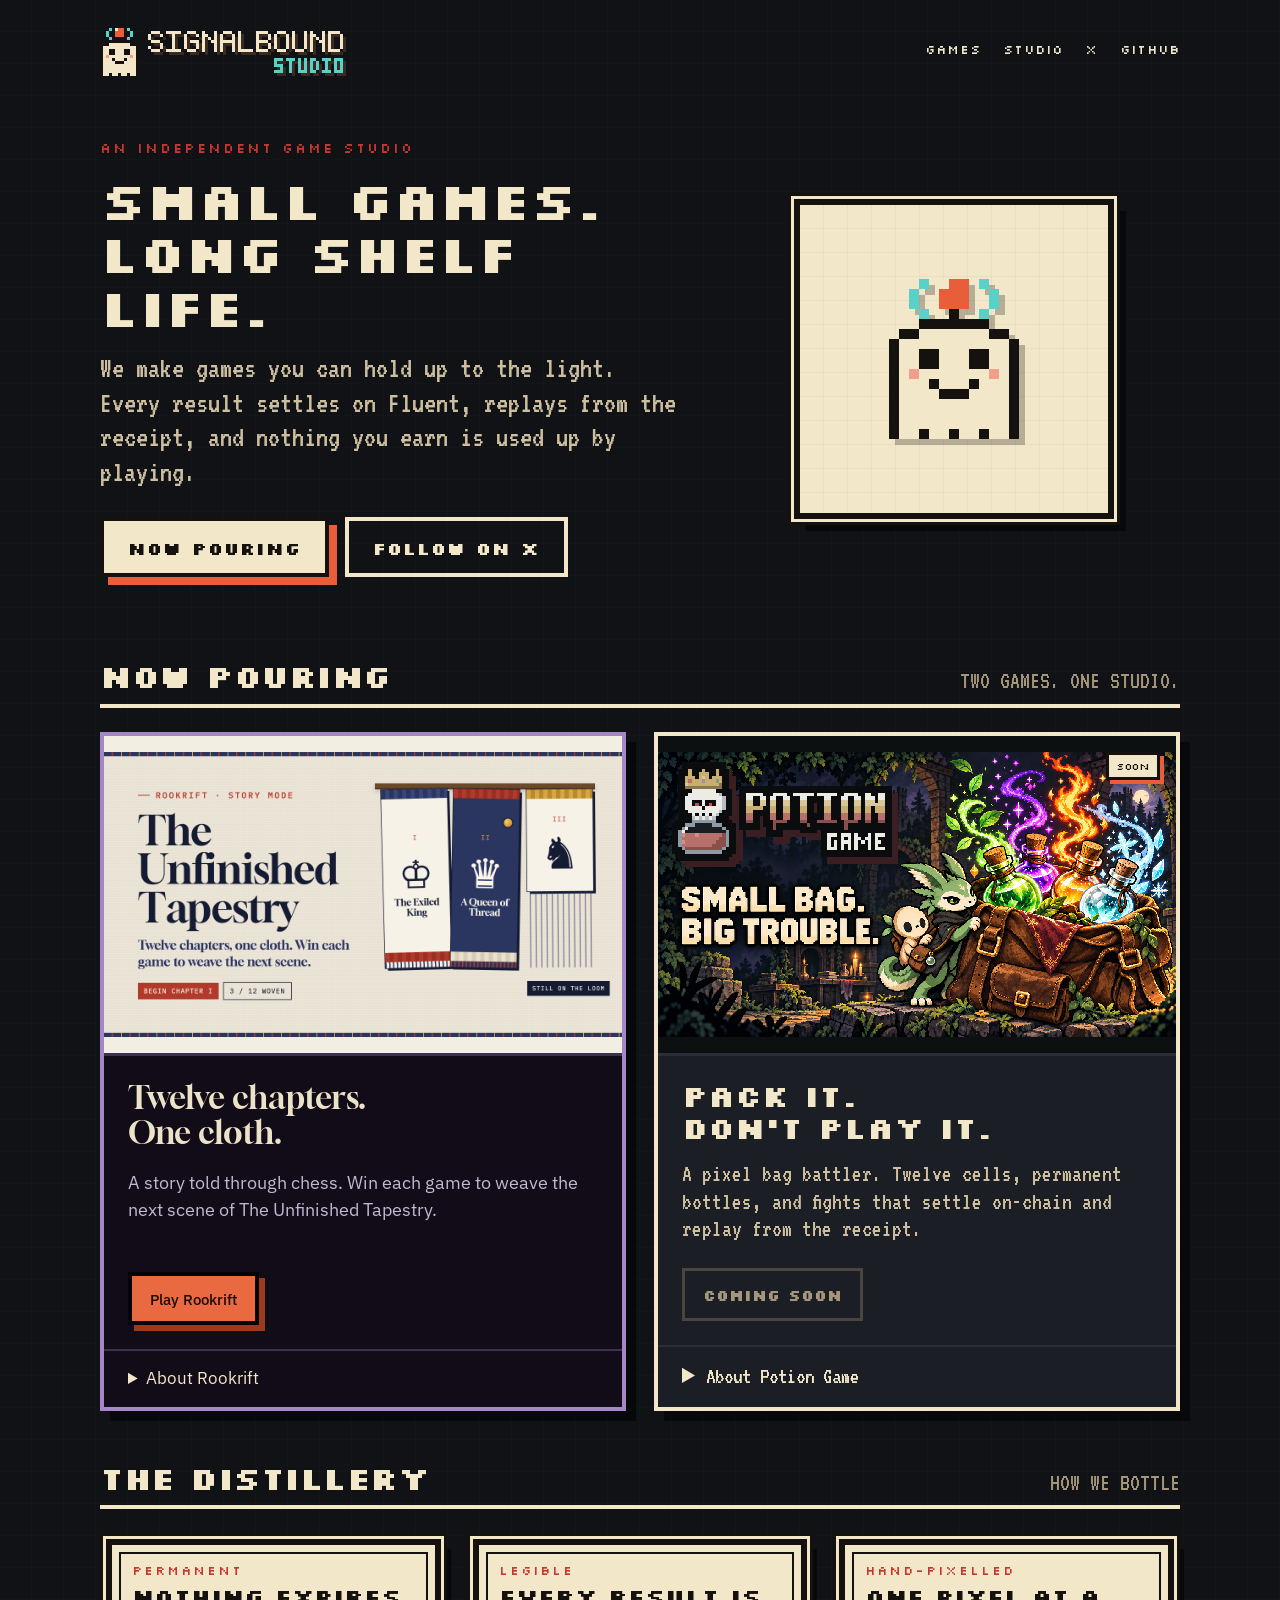
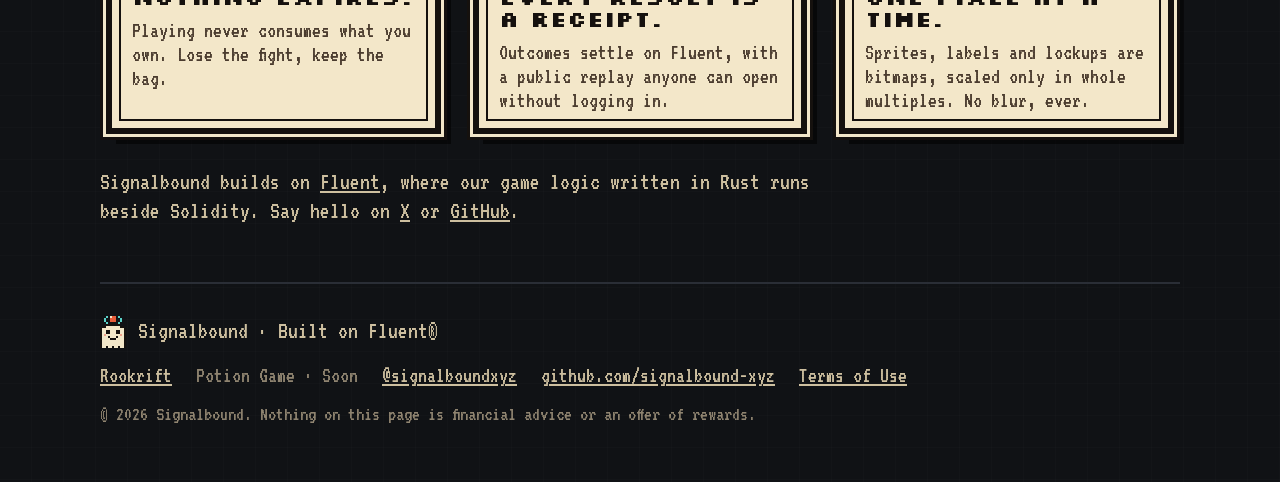
<file: index.html>
<!doctype html>
<html lang="en">
<head>
<meta charset="utf-8">
<meta name="viewport" content="width=device-width, initial-scale=1">
<title>Signalbound</title>
<meta name="description" content="Signalbound is an independent game studio building on Fluent. Play Rookrift, a chess story woven across twelve chapters. Potion Game, a pixel bag battler, is coming soon.">
<link rel="canonical" href="https://signalbound.xyz/">
<meta property="og:type" content="website">
<meta property="og:site_name" content="Signalbound">
<meta property="og:url" content="https://signalbound.xyz/">
<meta property="og:title" content="Signalbound — small games, long shelf life">
<meta property="og:description" content="An independent game studio building on Fluent. Play Rookrift. Potion Game is coming soon.">
<meta property="og:image" content="https://signalbound.xyz/og.png">
<meta property="og:image:width" content="1200">
<meta property="og:image:height" content="630">
<meta name="twitter:card" content="summary_large_image">
<meta name="twitter:site" content="@signalboundxyz">
<meta name="theme-color" content="#101215">
<link rel="icon" href="favicon.ico" sizes="32x32">
<link rel="icon" href="favicon.svg" type="image/svg+xml">
<link rel="icon" href="favicon-32x32.png" type="image/png" sizes="32x32">
<link rel="apple-touch-icon" href="apple-touch-icon.png">
<link rel="stylesheet" href="fonts/fonts.css">
<link rel="stylesheet" href="label.css">
<link rel="stylesheet" href="site.css">
<script>
!function(t,e){var o,n,p,r;e.__SV||(window.posthog=e,e._i=[],e.init=function(i,s,a){function g(t,e){var o=e.split(".");2==o.length&&(t=t[o[0]],e=o[1]),t[e]=function(){t.push([e].concat(Array.prototype.slice.call(arguments,0)))}}(p=t.createElement("script")).type="text/javascript",p.crossOrigin="anonymous",p.async=!0,p.src=s.api_host.replace(".i.posthog.com","-assets.i.posthog.com")+"/static/array.js",(r=t.getElementsByTagName("script")[0]).parentNode.insertBefore(p,r);var u=e;for(void 0!==a?u=e[a]=[]:a="posthog",u.people=u.people||[],Object.defineProperty(u,"toString",{configurable:!0,enumerable:!0,writable:!0,value:function(t){var e="posthog";return"posthog"!==a&&(e+="."+a),t||(e+=" (stub)"),e}}),Object.defineProperty(u.people,"toString",{configurable:!0,enumerable:!0,writable:!0,value:function(){return u.toString(1)+".people (stub)"}}),o="init capture register register_once register_for_session unregister unregister_for_session getFeatureFlag getFeatureFlagResult isFeatureEnabled reloadFeatureFlags updateEarlyAccessFeatureEnrollment getEarlyAccessFeatures on onFeatureFlags onSessionId getSurveys getActiveMatchingSurveys renderSurvey canRenderSurvey getNextSurveyStep identify setPersonProperties group resetGroups setPersonPropertiesForFlags resetPersonPropertiesForFlags setGroupPropertiesForFlags resetGroupPropertiesForFlags reset get_distinct_id getGroups get_session_id get_session_replay_url alias set_config startSessionRecording stopSessionRecording sessionRecordingStarted captureException loadToolbar get_property getSessionProperty createPersonProfile opt_in_capturing opt_out_capturing has_opted_in_capturing has_opted_out_capturing clear_opt_in_out_capturing debug".split(" "),n=0;n<o.length;n++)g(u,o[n]);e._i.push([i,s,a])},e.__SV=1)}(document,window.posthog||[]);
posthog.init('phc_nLXZm6nXGabThJq3TNxtGGkm6bR3s69bmhMkZK7hMp4H', {
    api_host: 'https://us.i.posthog.com',
    defaults: '2026-05-30',
    capture_exceptions: true
});
</script>
</head>
<body>
<a class="skip" href="#games">Skip to games</a>
<div class="wrap">

<header class="top">
  <a class="brand" href="/" aria-label="Signalbound home">
    <img class="px" src="assets/studio-lockup.svg" width="246" height="48" alt="Signalbound Studio">
  </a>
  <nav aria-label="Site">
    <a href="#games">Games</a>
    <a href="#studio">Studio</a>
    <a href="https://x.com/signalboundxyz" rel="me">X</a>
    <a href="https://github.com/signalbound-xyz" rel="me">GitHub</a>
  </nav>
</header>

<main>
  <section class="hero-studio" aria-labelledby="hero-title">
    <div>
      <p class="kicker">An independent game studio</p>
      <h1 id="hero-title">Small games.<br>Long shelf life.</h1>
      <p class="lede">We make games you can hold up to the light. Every result settles on Fluent, replays from the receipt, and nothing you earn is used up by playing.</p>
      <div class="ctas">
        <a class="cta" href="#games">Now pouring</a>
        <a class="cta ghost" href="https://x.com/signalboundxyz">Follow on X</a>
      </div>
    </div>
    <div class="seal" aria-hidden="true">
      <div class="seal-box">
        <!-- studio-mark:start -->
        <svg xmlns="http://www.w3.org/2000/svg" viewBox="0 0 13 16" width="130" height="160" shape-rendering="crispEdges" aria-hidden="true" class="px studio-ghost"><g class="arc arc-l"><path fill="#5ad1c8" d="M3 0h1v1h-1zM2 1h1v1h-1zM2 2h1v1h-1zM3 3h1v1h-1z"/></g><g class="arc arc-r"><path fill="#5ad1c8" d="M9 0h1v1h-1zM10 1h1v1h-1zM10 2h1v1h-1zM9 3h1v1h-1z"/></g><g class="tip"><path fill="#f3e7c9" d="M5 0h1v1h-1z"/><path fill="#e85d3a" d="M6 0h1v1h-1zM7 0h1v1h-1zM5 1h1v1h-1zM6 1h1v1h-1zM7 1h1v1h-1zM5 2h1v1h-1zM6 2h1v1h-1zM7 2h1v1h-1z"/></g><g class="body"><path fill="#15110e" d="M6 3h1v1h-1zM3 4h1v1h-1zM4 4h1v1h-1zM5 4h1v1h-1zM6 4h1v1h-1zM7 4h1v1h-1zM8 4h1v1h-1zM9 4h1v1h-1zM1 5h1v1h-1zM2 5h1v1h-1zM10 5h1v1h-1zM11 5h1v1h-1zM0 6h1v1h-1zM12 6h1v1h-1zM0 7h1v1h-1zM3 7h1v1h-1zM4 7h1v1h-1zM8 7h1v1h-1zM9 7h1v1h-1zM12 7h1v1h-1zM0 8h1v1h-1zM3 8h1v1h-1zM4 8h1v1h-1zM8 8h1v1h-1zM9 8h1v1h-1zM12 8h1v1h-1zM0 9h1v1h-1zM12 9h1v1h-1zM0 10h1v1h-1zM4 10h1v1h-1zM8 10h1v1h-1zM12 10h1v1h-1zM0 11h1v1h-1zM5 11h1v1h-1zM6 11h1v1h-1zM7 11h1v1h-1zM12 11h1v1h-1zM0 12h1v1h-1zM12 12h1v1h-1zM0 13h1v1h-1zM12 13h1v1h-1zM0 14h1v1h-1zM12 14h1v1h-1zM0 15h1v1h-1zM3 15h1v1h-1zM6 15h1v1h-1zM9 15h1v1h-1zM12 15h1v1h-1z"/><path fill="#f3e7c9" d="M3 5h1v1h-1zM4 5h1v1h-1zM5 5h1v1h-1zM6 5h1v1h-1zM7 5h1v1h-1zM8 5h1v1h-1zM9 5h1v1h-1zM1 6h1v1h-1zM2 6h1v1h-1zM3 6h1v1h-1zM4 6h1v1h-1zM5 6h1v1h-1zM6 6h1v1h-1zM7 6h1v1h-1zM8 6h1v1h-1zM9 6h1v1h-1zM10 6h1v1h-1zM11 6h1v1h-1zM1 7h1v1h-1zM2 7h1v1h-1zM5 7h1v1h-1zM6 7h1v1h-1zM7 7h1v1h-1zM10 7h1v1h-1zM11 7h1v1h-1zM1 8h1v1h-1zM2 8h1v1h-1zM5 8h1v1h-1zM6 8h1v1h-1zM7 8h1v1h-1zM10 8h1v1h-1zM11 8h1v1h-1zM1 9h1v1h-1zM3 9h1v1h-1zM4 9h1v1h-1zM5 9h1v1h-1zM6 9h1v1h-1zM7 9h1v1h-1zM8 9h1v1h-1zM9 9h1v1h-1zM11 9h1v1h-1zM1 10h1v1h-1zM2 10h1v1h-1zM3 10h1v1h-1zM5 10h1v1h-1zM6 10h1v1h-1zM7 10h1v1h-1zM9 10h1v1h-1zM10 10h1v1h-1zM11 10h1v1h-1zM1 11h1v1h-1zM2 11h1v1h-1zM3 11h1v1h-1zM4 11h1v1h-1zM8 11h1v1h-1zM9 11h1v1h-1zM10 11h1v1h-1zM11 11h1v1h-1zM1 12h1v1h-1zM2 12h1v1h-1zM3 12h1v1h-1zM4 12h1v1h-1zM5 12h1v1h-1zM6 12h1v1h-1zM7 12h1v1h-1zM8 12h1v1h-1zM9 12h1v1h-1zM10 12h1v1h-1zM11 12h1v1h-1zM1 13h1v1h-1zM2 13h1v1h-1zM3 13h1v1h-1zM4 13h1v1h-1zM5 13h1v1h-1zM6 13h1v1h-1zM7 13h1v1h-1zM8 13h1v1h-1zM9 13h1v1h-1zM10 13h1v1h-1zM11 13h1v1h-1zM1 14h1v1h-1zM2 14h1v1h-1zM3 14h1v1h-1zM4 14h1v1h-1zM5 14h1v1h-1zM6 14h1v1h-1zM7 14h1v1h-1zM8 14h1v1h-1zM9 14h1v1h-1zM10 14h1v1h-1zM11 14h1v1h-1zM1 15h1v1h-1zM2 15h1v1h-1zM4 15h1v1h-1zM5 15h1v1h-1zM7 15h1v1h-1zM8 15h1v1h-1zM10 15h1v1h-1zM11 15h1v1h-1z"/><path fill="#f0a08a" d="M2 9h1v1h-1zM10 9h1v1h-1z"/></g></svg>
        <!-- studio-mark:end -->
      </div>
    </div>
  </section>

  <section id="games" class="games" aria-labelledby="games-title">
    <h2 id="games-title" class="section-title">Now pouring <small>Two games. One studio.</small></h2>

    <div class="game-grid">
      <article class="game-card rookrift-card" aria-labelledby="rr-name">
        <div class="game-art rookrift-banner">
          <img id="rr-name" class="rookrift-thumbnail" src="assets/rookrift/banner.png" width="2448" height="1344" alt="Rookrift — The Unfinished Tapestry. Twelve chapters, one cloth.">
        </div>
        <div class="game-summary">
          <p class="rookrift-tagline">Twelve chapters.<br>One cloth.</p>
          <p class="lede">A story told through chess. Win each game to weave the next scene of The Unfinished Tapestry.</p>
          <div class="ctas">
            <a class="cta" href="https://rookrift.xyz">Play Rookrift</a>
          </div>
        </div>
        <details class="game-details">
          <summary>About Rookrift</summary>
          <div class="game-features">
            <div>
              <p class="feature-kicker">Story mode</p>
              <h4>Play the next chapter.</h4>
              <p>Twelve chapters form one story, with a chess game at every step.</p>
            </div>
            <div>
              <p class="feature-kicker">On the loom</p>
              <h4>Weave with every win.</h4>
              <p>Win a game to add the next scene to your tapestry.</p>
            </div>
            <div>
              <p class="feature-kicker">First threads</p>
              <h4>Meet the cast.</h4>
              <p>The Exiled King. A Queen of Thread. Each chapter adds another piece to the cloth.</p>
            </div>
          </div>
        </details>
      </article>

      <article class="game-card potion-card" aria-labelledby="pg-name">
        <div class="game-art potion-art">
          <img id="pg-name" class="potion-thumbnail px" src="assets/potion-game-thumbnail.png" width="1224" height="672" alt="Potion Game">
          <span class="status">Soon</span>
        </div>
        <div class="game-summary">
          <h3 id="pg-title" class="tagline">Pack it.<br>Don’t play it.</h3>
          <p class="lede">A pixel bag battler. Twelve cells, permanent bottles, and fights that settle on-chain and replay from the receipt.</p>
          <div class="ctas">
            <button class="cta coming-soon" type="button" disabled>Coming soon</button>
          </div>
        </div>
        <details class="game-details">
          <summary>About Potion Game</summary>
          <div class="game-features">
            <div>
              <p class="feature-kicker">Warning</p>
              <h4>Do not exceed 12 cells.</h4>
              <p>Fixed footprints. No rotation. Neighbors amplify each other by up to 24%.</p>
            </div>
            <div>
              <p class="feature-kicker">Permanence</p>
              <h4>Expires: never.</h4>
              <p>Fighting never consumes a bottle. Lose the fight, keep the bag.</p>
            </div>
            <div>
              <p class="feature-kicker">Provenance</p>
              <h4>Every fight is a receipt.</h4>
              <p>Settled on Fluent. Anyone can watch the replay without logging in.</p>
            </div>
          </div>

          <p class="fine">Coming soon. Potions are fictional; please do not drink your bag.</p>
        </details>
      </article>
    </div>
  </section>

  <section id="studio" class="studio" aria-labelledby="studio-title">
    <h2 id="studio-title" class="section-title">The distillery <small>How we bottle</small></h2>
    <div class="principles">
      <div class="mini"><p class="k">Permanent</p><h4>Nothing expires.</h4><p>Playing never consumes what you own. Lose the fight, keep the bag.</p></div>
      <div class="mini"><p class="k">Legible</p><h4>Every result is a receipt.</h4><p>Outcomes settle on Fluent, with a public replay anyone can open without logging in.</p></div>
      <div class="mini"><p class="k">Hand-pixelled</p><h4>One pixel at a time.</h4><p>Sprites, labels and lockups are bitmaps, scaled only in whole multiples. No blur, ever.</p></div>
    </div>
    <p class="studio-note">Signalbound builds on <a href="https://fluent.xyz">Fluent</a>, where our game logic written in Rust runs beside Solidity. Say hello on <a href="https://x.com/signalboundxyz">X</a> or <a href="https://github.com/signalbound-xyz">GitHub</a>.</p>
  </section>
</main>

<footer class="legal">
  <div class="maker">
    <img class="px" src="assets/studio-mark.svg" width="26" height="32" alt="">
    <span>Signalbound · Built on Fluent®</span>
  </div>
  <nav class="foot-links" aria-label="Footer">
    <a href="https://rookrift.xyz">Rookrift</a>
    <span>Potion Game · Soon</span>
    <a href="https://x.com/signalboundxyz">@signalboundxyz</a>
    <a href="https://github.com/signalbound-xyz">github.com/signalbound-xyz</a>
    <a href="https://testnet.potion.game/terms/2026-10-27.html">Terms of Use</a>
  </nav>
  <p>© 2026 Signalbound. Nothing on this page is financial advice or an offer of rewards.</p>
</footer>

</div>
</body>
</html>
</file>
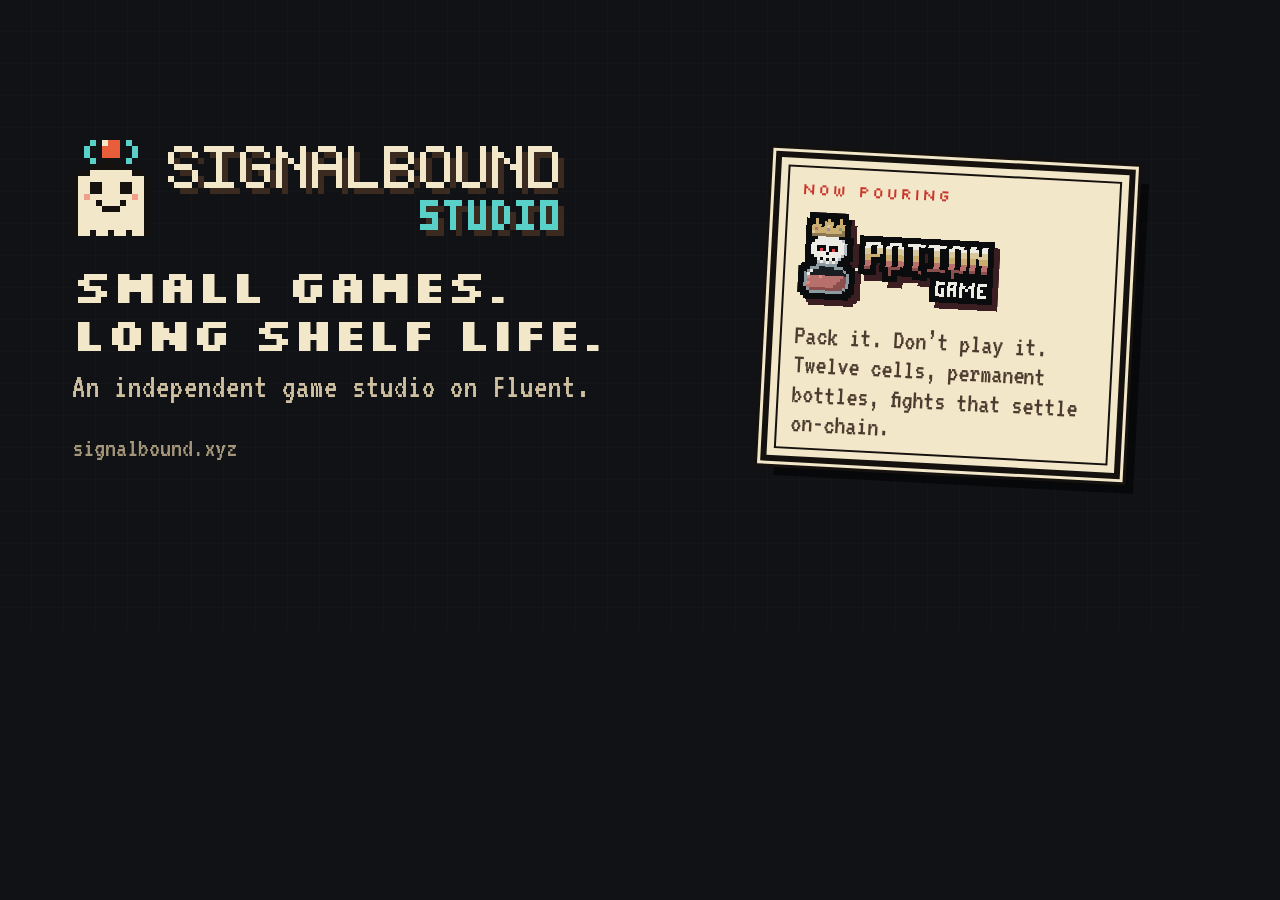
<file: og/og.html>
<!doctype html>
<html lang="en">
<head>
<meta charset="utf-8">
<title>Signalbound OG card</title>
<link rel="stylesheet" href="../fonts/fonts.css">
<link rel="stylesheet" href="../label.css">
<style>
  body { width: 1200px; height: 630px; overflow: hidden; }
  .og {
    width: 1200px; height: 630px; display: grid; grid-template-columns: 1fr 360px;
    align-items: center; gap: 48px; padding: 56px 72px; color: var(--paper);
    background: var(--night);
    background-image:
      linear-gradient(transparent 31px, rgba(255, 255, 255, 0.025) 32px),
      linear-gradient(90deg, transparent 31px, rgba(255, 255, 255, 0.025) 32px);
    background-size: 32px 32px;
  }
  .lockup { display: block; width: 492px; height: 96px; image-rendering: pixelated; } /* 6× of 82×16 */
  .tag { font-family: var(--font-display); font-weight: 700; font-size: 46px; text-transform: uppercase; line-height: 1.05; margin: 26px 0 10px; letter-spacing: -1px; }
  .sub { font-size: 34px; line-height: 1.1; color: #cdbf9f; margin: 0; }
  .maker { margin-top: 28px; font-size: 28px; color: #a4967a; }
  .tagcard {
    width: 360px; background: var(--paper); color: var(--ink); border: 6px solid var(--ink);
    box-shadow: 0 0 0 3px var(--paper), 0 0 0 6px var(--ink), 14px 14px 0 0 rgba(0, 0, 0, 0.55);
    padding: 22px 22px 18px; transform: rotate(3deg); position: relative;
  }
  .tagcard::before { content: ""; position: absolute; inset: 7px; border: 2px solid var(--ink); pointer-events: none; }
  .tagcard .k { font-family: var(--font-display); font-size: 16px; letter-spacing: 2px; text-transform: uppercase; color: var(--red); margin: 0 0 14px; }
  .tagcard .game-lockup { display: block; width: 201px; height: 96px; image-rendering: pixelated; margin: 0 0 14px; } /* 3× of 67×32 */
  .tagcard p { font-size: 28px; line-height: 1.05; margin: 0; color: var(--ink-soft); }
</style>
</head>
<body>
<div class="og">
  <div>
    <img class="lockup" src="../assets/studio-lockup.svg" alt="Signalbound Studio">
    <h1 class="tag">Small games.<br>Long shelf life.</h1>
    <p class="sub">An independent game studio on Fluent.</p>
    <p class="maker">signalbound.xyz</p>
  </div>
  <div class="tagcard">
    <p class="k">Now pouring</p>
    <img class="game-lockup" src="../assets/potion-game-lockup.svg" alt="Potion Game">
    <p>Pack it. Don’t play it. Twelve cells, permanent bottles, fights that settle on-chain.</p>
  </div>
</div>
</body>
</html>
</file>
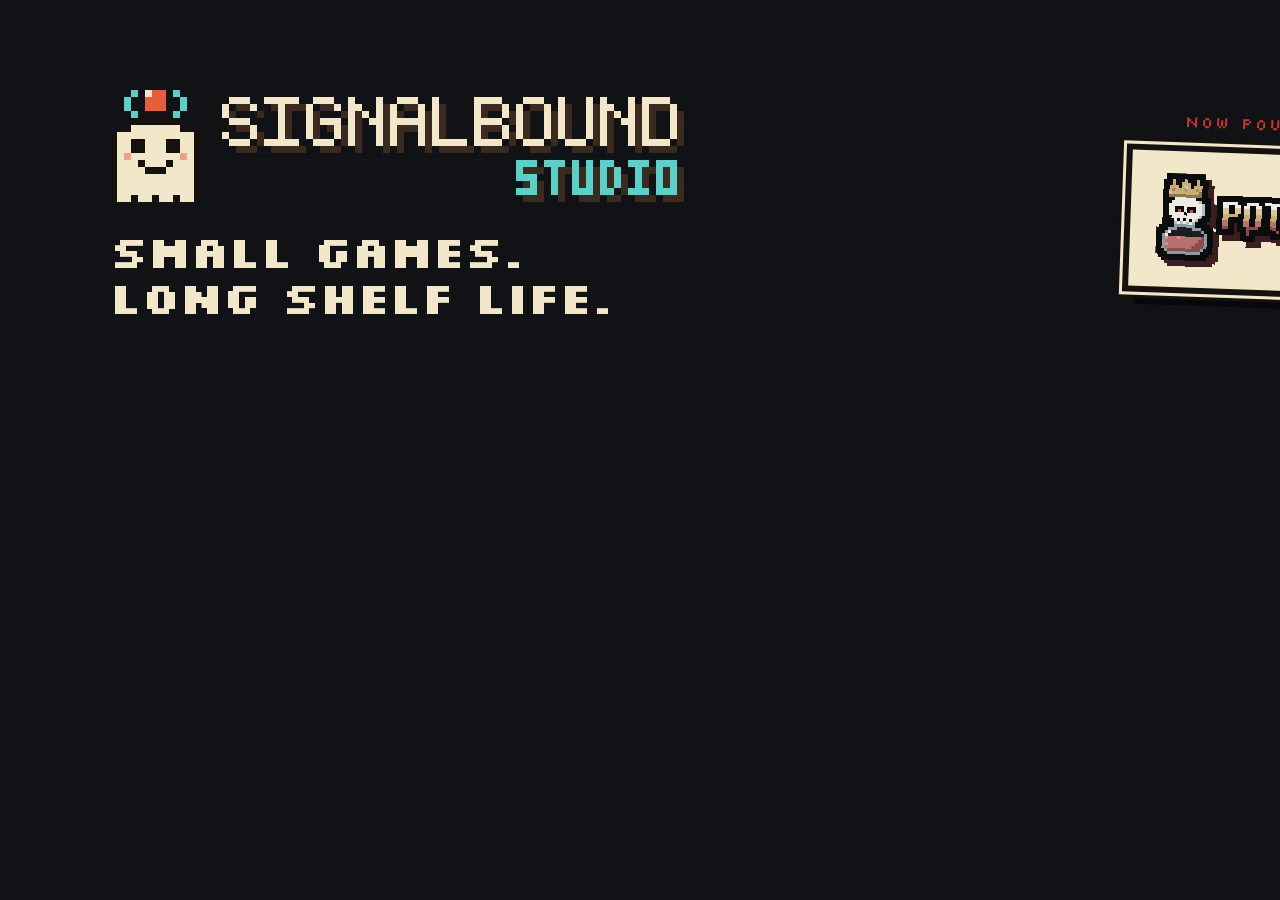
<file: og/x-banner.html>
<!doctype html>
<html lang="en">
<head>
<meta charset="utf-8">
<title>Signalbound X banner</title>
<link rel="stylesheet" href="../fonts/fonts.css">
<link rel="stylesheet" href="../label.css">
<style>
  /* 1500×500. X overlays the avatar on the bottom-left and trims the top and
     bottom on phones, so everything important sits in the middle band. */
  body { width: 1500px; height: 500px; overflow: hidden; }
  .banner {
    width: 1500px; height: 500px; display: grid; grid-template-columns: 1fr auto; align-items: center;
    gap: 60px; padding: 0 110px 90px; color: var(--paper); background: var(--night);
    background-image:
      linear-gradient(transparent 31px, rgba(255, 255, 255, 0.025) 32px),
      linear-gradient(90deg, transparent 31px, rgba(255, 255, 255, 0.025) 32px);
    background-size: 32px 32px;
  }
  .lockup { display: block; width: 574px; height: 112px; image-rendering: pixelated; } /* 7× of 82×16 */
  .tag { font-family: var(--font-display); font-weight: 700; font-size: 44px; text-transform: uppercase; line-height: 1.05; margin: 26px 0 0; letter-spacing: -1px; }
  .pour { display: grid; justify-items: center; gap: 14px; transform: rotate(2deg); }
  .pour .k { font-family: var(--font-display); font-size: 16px; letter-spacing: 2px; text-transform: uppercase; color: var(--red); margin: 0; }
  .pour .card {
    background: var(--paper); border: 6px solid var(--ink); padding: 22px 26px 18px;
    box-shadow: 0 0 0 3px var(--paper), 0 0 0 6px var(--ink), 12px 12px 0 0 rgba(0, 0, 0, 0.55);
  }
  .pour .card img { display: block; width: 201px; height: 96px; image-rendering: pixelated; } /* 3× of 67×32 */
  .pour .bag { transform: scale(0.6); transform-origin: top center; margin: -6px 0 -90px; }
</style>
</head>
<body>
<div class="banner">
  <div>
    <img class="lockup" src="../assets/studio-lockup.svg" alt="Signalbound Studio">
    <h1 class="tag">Small games.<br>Long shelf life.</h1>
  </div>
  <div class="pour">
    <p class="k">Now pouring</p>
    <div class="card"><img src="../assets/potion-game-lockup.svg" alt="Potion Game"></div>
  </div>
</div>
</body>
</html>
</file>
<file: fonts/fonts.css>
/* latin-ext */
@font-face {
  font-family: 'Silkscreen';
  font-style: normal;
  font-weight: 400;
  font-display: swap;
  src: url(silkscreen-3.woff2) format('woff2');
  unicode-range: U+0100-02BA, U+02BD-02C5, U+02C7-02CC, U+02CE-02D7, U+02DD-02FF, U+0304, U+0308, U+0329, U+1D00-1DBF, U+1E00-1E9F, U+1EF2-1EFF, U+2020, U+20A0-20AB, U+20AD-20C4, U+2113, U+2C60-2C7F, U+A720-A7FF;
}
/* latin */
@font-face {
  font-family: 'Silkscreen';
  font-style: normal;
  font-weight: 400;
  font-display: swap;
  src: url(silkscreen-4.woff2) format('woff2');
  unicode-range: U+0000-00FF, U+0131, U+0152-0153, U+02BB-02BC, U+02C6, U+02DA, U+02DC, U+0304, U+0308, U+0329, U+2000-206F, U+20AC, U+2122, U+2191, U+2193, U+2212, U+2215, U+FEFF, U+FFFD;
}
/* latin-ext */
@font-face {
  font-family: 'Silkscreen';
  font-style: normal;
  font-weight: 700;
  font-display: swap;
  src: url(silkscreen-1.woff2) format('woff2');
  unicode-range: U+0100-02BA, U+02BD-02C5, U+02C7-02CC, U+02CE-02D7, U+02DD-02FF, U+0304, U+0308, U+0329, U+1D00-1DBF, U+1E00-1E9F, U+1EF2-1EFF, U+2020, U+20A0-20AB, U+20AD-20C4, U+2113, U+2C60-2C7F, U+A720-A7FF;
}
/* latin */
@font-face {
  font-family: 'Silkscreen';
  font-style: normal;
  font-weight: 700;
  font-display: swap;
  src: url(silkscreen-2.woff2) format('woff2');
  unicode-range: U+0000-00FF, U+0131, U+0152-0153, U+02BB-02BC, U+02C6, U+02DA, U+02DC, U+0304, U+0308, U+0329, U+2000-206F, U+20AC, U+2122, U+2191, U+2193, U+2212, U+2215, U+FEFF, U+FFFD;
}
/* vietnamese */
@font-face {
  font-family: 'VT323';
  font-style: normal;
  font-weight: 400;
  font-display: swap;
  src: url(vt323-5.woff2) format('woff2');
  unicode-range: U+0102-0103, U+0110-0111, U+0128-0129, U+0168-0169, U+01A0-01A1, U+01AF-01B0, U+0300-0301, U+0303-0304, U+0308-0309, U+0323, U+0329, U+1EA0-1EF9, U+20AB;
}
/* latin-ext */
@font-face {
  font-family: 'VT323';
  font-style: normal;
  font-weight: 400;
  font-display: swap;
  src: url(vt323-6.woff2) format('woff2');
  unicode-range: U+0100-02BA, U+02BD-02C5, U+02C7-02CC, U+02CE-02D7, U+02DD-02FF, U+0304, U+0308, U+0329, U+1D00-1DBF, U+1E00-1E9F, U+1EF2-1EFF, U+2020, U+20A0-20AB, U+20AD-20C4, U+2113, U+2C60-2C7F, U+A720-A7FF;
}
/* latin */
@font-face {
  font-family: 'VT323';
  font-style: normal;
  font-weight: 400;
  font-display: swap;
  src: url(vt323-7.woff2) format('woff2');
  unicode-range: U+0000-00FF, U+0131, U+0152-0153, U+02BB-02BC, U+02C6, U+02DA, U+02DC, U+0304, U+0308, U+0329, U+2000-206F, U+20AC, U+2122, U+2191, U+2193, U+2212, U+2215, U+FEFF, U+FFFD;
}
/* Rookrift's original display and body typefaces. */
@font-face {
  font-family: 'Jacquard 24';
  font-style: normal;
  font-weight: 400;
  font-display: swap;
  src: url(jacquard-24.ttf) format('truetype');
}
@font-face {
  font-family: 'Pixelify Sans';
  font-style: normal;
  font-weight: 400 700;
  font-display: swap;
  src: url(pixelify-sans.ttf) format('truetype');
}
/* Rookrift's current heading, body, and label typefaces. */
@font-face {
  font-family: 'Gloock';
  font-style: normal;
  font-weight: 400;
  font-display: swap;
  src: url(gloock.ttf) format('truetype');
}
@font-face {
  font-family: 'IBM Plex Sans';
  font-style: normal;
  font-weight: 100 900;
  font-display: swap;
  src: url(ibm-plex-sans.ttf) format('truetype');
}
@font-face {
  font-family: 'IBM Plex Mono';
  font-style: normal;
  font-weight: 400;
  font-display: swap;
  src: url(ibm-plex-mono.ttf) format('truetype');
}
</file>
<file: label.css>
/* potion.game label system. Shared by generated labels and the landing page. */
:root {
  --paper: #f3e7c9;
  --paper-deep: #e6d5ad;
  --ink: #15110e;
  --ink-soft: #4a3b2e;
  --night: #101215;
  --night-soft: #1b1e24;
  --red: #c8372d;
  --cork: #b9793f;
  --liquid: #e85d3a;
  --accent: #e85d3a;
  --font-display: "Silkscreen", monospace;
  --font-body: "VT323", monospace;
}
* {
  box-sizing: border-box;
}
html,
body {
  margin: 0;
  padding: 0;
}
body {
  background: var(--night);
  color: var(--ink);
  font-family: var(--font-body);
  -webkit-font-smoothing: none;
}
img.px,
.px img {
  image-rendering: pixelated;
  image-rendering: crisp-edges;
}

/* ---------- Label card ---------- */
.canvas {
  width: 1200px;
  height: 1200px;
  display: grid;
  place-items: center;
  background: var(--night);
  background-image:
    linear-gradient(transparent 31px, rgba(255, 255, 255, 0.025) 32px),
    linear-gradient(90deg, transparent 31px, rgba(255, 255, 255, 0.025) 32px);
  background-size: 32px 32px;
  overflow: hidden;
  position: relative;
}
.canvas.og {
  width: 1200px;
  height: 630px;
}
.label {
  width: 1040px;
  height: 1040px;
  background: var(--paper);
  border: 8px solid var(--ink);
  box-shadow:
    0 0 0 4px var(--paper),
    0 0 0 8px var(--ink),
    16px 16px 0 0 rgba(0, 0, 0, 0.55);
  position: relative;
  display: flex;
  flex-direction: column;
  padding: 28px 36px 24px;
  color: var(--ink);
}
.label::before {
  /* inner hairline, pharmacy-label style */
  content: "";
  position: absolute;
  inset: 10px;
  border: 2px solid var(--ink);
  pointer-events: none;
}
.label-head {
  display: flex;
  align-items: center;
  justify-content: space-between;
  gap: 24px;
  padding-bottom: 18px;
  border-bottom: 4px solid var(--ink);
}
.label-head .wordmark svg {
  display: block;
  height: 52px;
  width: auto;
}
.label-head .series {
  font-family: var(--font-display);
  font-weight: 700;
  font-size: 22px;
  letter-spacing: 1px;
  text-transform: uppercase;
  text-align: right;
  line-height: 1.25;
}
.label-head .series small {
  display: block;
  font-weight: 400;
  font-size: 15px;
  color: var(--ink-soft);
}

/* hero */
.hero {
  flex: 1 1 auto;
  display: grid;
  grid-template-columns: 360px 1fr;
  gap: 28px;
  align-items: center;
  padding: 22px 0 12px;
  min-height: 0;
}
.hero.centered {
  grid-template-columns: 1fr;
  text-align: center;
}
.portrait {
  width: 360px;
  height: 360px;
  display: grid;
  place-items: center;
  background: var(--accent);
  border: 6px solid var(--ink);
  box-shadow: 8px 8px 0 0 var(--ink);
  position: relative;
  overflow: hidden;
}
.portrait::after {
  content: "";
  position: absolute;
  inset: 0;
  background-image:
    linear-gradient(transparent 23px, rgba(0, 0, 0, 0.08) 24px),
    linear-gradient(90deg, transparent 23px, rgba(0, 0, 0, 0.08) 24px);
  background-size: 24px 24px;
  pointer-events: none;
}
.portrait img {
  position: relative;
  z-index: 1;
  image-rendering: pixelated;
  filter: drop-shadow(6px 6px 0 rgba(0, 0, 0, 0.35));
}
.portrait img.warden {
  width: 320px;
  height: 320px;
}
.portrait img.boss {
  width: 330px;
  height: auto;
}
.portrait img.potion {
  height: 150px;
  width: auto;
}
.portrait img.potion.tall {
  height: 260px;
}
.portrait img.potion.square {
  height: 200px;
}
.title-block {
  min-width: 0;
}
.kicker {
  font-family: var(--font-display);
  font-size: 18px;
  letter-spacing: 2px;
  text-transform: uppercase;
  color: var(--red);
  margin: 0 0 10px;
}
h1.title {
  font-family: var(--font-display);
  font-weight: 700;
  font-size: 64px;
  line-height: 0.98;
  margin: 0;
  text-transform: uppercase;
  letter-spacing: -1px;
  overflow-wrap: normal;
  word-break: keep-all;
}
h1.title.mid {
  font-size: 56px;
}
h1.title.long {
  font-size: 50px;
}
h1.title.xl {
  font-size: 44px;
}
h1.title.line {
  font-size: 58px;
}
.subtitle {
  font-family: var(--font-body);
  font-size: 40px;
  line-height: 1;
  margin: 14px 0 0;
  color: var(--ink-soft);
}
.hero.centered h1.title {
  font-size: 72px;
}
.hero.centered .subtitle {
  font-size: 42px;
}

/* facts panel */
.facts {
  border-top: 12px solid var(--ink);
  border-bottom: 6px solid var(--ink);
  padding: 6px 0 4px;
}
.facts-title {
  font-family: var(--font-display);
  font-weight: 700;
  font-size: 34px;
  text-transform: uppercase;
  margin: 0;
  letter-spacing: -1px;
  padding-bottom: 4px;
  border-bottom: 4px solid var(--ink);
}
.facts-title small {
  font-family: var(--font-body);
  font-weight: 400;
  font-size: 26px;
  letter-spacing: 0;
  float: right;
  margin-top: 8px;
  color: var(--ink-soft);
}
.fact {
  display: flex;
  justify-content: space-between;
  gap: 24px;
  align-items: baseline;
  padding: 6px 0 4px;
  border-bottom: 2px solid var(--ink);
  font-size: 34px;
  line-height: 1;
}
.fact:last-child {
  border-bottom: 0;
}
.fact b {
  font-family: var(--font-display);
  font-weight: 700;
  font-size: 20px;
  text-transform: uppercase;
  letter-spacing: 1px;
  flex: 0 0 auto;
  padding-top: 6px;
}
.fact span {
  text-align: right;
  text-transform: uppercase;
  letter-spacing: 0.5px;
}
.fact.warn span {
  color: var(--red);
}

/* footer */
.label-foot {
  display: flex;
  align-items: center;
  justify-content: space-between;
  gap: 16px;
  padding-top: 14px;
  margin-top: auto;
  font-size: 28px;
  color: var(--ink-soft);
}
.label-foot .maker {
  display: flex;
  align-items: center;
  gap: 12px;
}
.label-foot .maker img {
  height: 44px;
  width: auto;
  image-rendering: pixelated;
}
.label-foot .url {
  font-family: var(--font-display);
  font-size: 20px;
  color: var(--ink);
}

/* stamp */
.stamp {
  position: absolute;
  top: 110px;
  right: 40px;
  transform: rotate(-9deg);
  font-family: var(--font-display);
  font-weight: 700;
  font-size: 26px;
  letter-spacing: 2px;
  text-transform: uppercase;
  color: var(--red);
  border: 5px solid var(--red);
  padding: 8px 14px 6px;
  z-index: 3;
  mix-blend-mode: multiply;
  opacity: 0.88;
  text-align: center;
  line-height: 1.1;
}
.stamp::after {
  content: "";
  position: absolute;
  inset: 4px;
  border: 2px solid var(--red);
}

/* bag grid (house bag labels, cell demos) */
.bag {
  display: grid;
  grid-template-columns: repeat(4, 78px);
  grid-template-rows: repeat(3, 78px);
  gap: 6px;
  padding: 10px;
  background: var(--night);
  border: 6px solid var(--ink);
  box-shadow: 8px 8px 0 0 var(--ink);
  position: relative;
  z-index: 1;
}
.bag .cell {
  background: var(--night-soft);
  outline: 2px solid rgba(255, 255, 255, 0.08);
  outline-offset: -2px;
  display: grid;
  place-items: center;
}
.bag .cell img {
  max-width: 92%;
  max-height: 92%;
  image-rendering: pixelated;
}
.emoji-grid {
  font-family: var(--font-body);
  font-size: 44px;
  line-height: 1.05;
  letter-spacing: 2px;
  white-space: pre;
  margin: 12px 0 0;
}

/* OG card */
.og-card {
  width: 1200px;
  height: 630px;
  display: grid;
  grid-template-columns: minmax(0, 1fr) 440px;
  align-items: center;
  padding: 56px 72px;
  gap: 40px;
  color: var(--paper);
}
.og-card .wordmark svg {
  width: 492px; /* 6x of the 82x14 shadowed grid, keeps pixels square */
  height: auto;
  display: block;
}
.og-card .tag {
  font-family: var(--font-display);
  font-weight: 700;
  font-size: 44px;
  text-transform: uppercase;
  margin: 34px 0 10px;
  line-height: 1.05;
}
.og-card .sub {
  font-size: 34px;
  line-height: 1.1;
  color: #cdbf9f;
  margin: 0;
}
.og-card .maker {
  margin-top: 36px;
  display: flex;
  align-items: center;
  gap: 14px;
  font-size: 28px;
  color: #a4967a;
}
.og-card .maker img {
  height: 48px;
  image-rendering: pixelated;
}
.og-card .og-bag {
  display: grid;
  place-items: center;
  gap: 22px;
  transform: rotate(4deg);
}
.og-card .og-bag .bag {
  transform: scale(1.1);
  transform-origin: center;
  margin: 30px 0 20px;
}
.og-card .og-note {
  font-family: var(--font-display);
  font-weight: 700;
  font-size: 18px;
  text-transform: uppercase;
  letter-spacing: 1px;
  color: var(--ink);
  background: var(--paper);
  border: 4px solid var(--ink);
  padding: 8px 12px 6px;
  box-shadow: 6px 6px 0 0 var(--liquid);
}
</file>
<file: site.css>
/* signalbound.xyz — studio site. Builds on label.css, the shared potion label system. */

body {
  background: var(--night);
  color: var(--paper);
  min-height: 100vh;
  background-image:
    linear-gradient(transparent 31px, rgba(255, 255, 255, 0.025) 32px),
    linear-gradient(90deg, transparent 31px, rgba(255, 255, 255, 0.025) 32px);
  background-size: 32px 32px;
  font-size: 22px;
  line-height: 1.2;
}
a { color: #cdbf9f; }
a:focus-visible { outline: 3px solid var(--liquid); outline-offset: 3px; }
.wrap { max-width: 1120px; margin: 0 auto; padding: 0 20px; }
.skip {
  position: absolute; left: -999px; top: 8px;
  font-family: var(--font-display); font-size: 13px; text-transform: uppercase;
  background: var(--paper); color: var(--ink); padding: 8px 12px;
}
.skip:focus { left: 8px; z-index: 10; }

/* ---------- header ---------- */
.top {
  display: flex; align-items: center; justify-content: space-between;
  gap: 20px 32px; flex-wrap: wrap; padding: 28px 0 8px;
}
.top .brand img { display: block; width: 246px; height: 48px; } /* 3× of the 82×16 lockup */
.top nav {
  display: flex; gap: 22px; flex-wrap: wrap;
  font-family: var(--font-display); font-size: 13px; letter-spacing: 1px; text-transform: uppercase;
}
.top nav a { color: var(--paper); text-decoration: none; border-bottom: 2px solid transparent; padding-bottom: 2px; }
.top nav a:hover { border-bottom-color: var(--liquid); }

/* ---------- studio hero ---------- */
.hero-studio {
  display: grid; grid-template-columns: 1.3fr 1fr; gap: 40px; align-items: center;
  padding: 56px 0 32px;
}
.hero-studio .kicker { font-size: 14px; margin: 0 0 16px; }
.hero-studio h1 {
  font-family: var(--font-display); font-weight: 700;
  font-size: clamp(28px, 4.1vw, 54px); line-height: 1.02; letter-spacing: -1px;
  text-transform: uppercase; margin: 0 0 18px;
}
.lede {
  font-size: clamp(24px, 2.4vw, 30px); line-height: 1.15; color: #cdbf9f;
  margin: 0 0 28px; max-width: 600px;
}
.ctas { display: flex; flex-wrap: wrap; gap: 16px; }
.cta {
  display: inline-block; font-family: var(--font-display); font-weight: 700;
  font-size: 18px; text-transform: uppercase; letter-spacing: 1px; line-height: 1;
  color: var(--ink); background: var(--paper); border: 4px solid var(--ink);
  box-shadow: 8px 8px 0 0 var(--liquid); padding: 18px 24px 16px; text-decoration: none;
}
.cta:hover { transform: translate(2px, 2px); box-shadow: 6px 6px 0 0 var(--liquid); }
.cta.ghost { background: transparent; color: var(--paper); border-color: var(--paper); box-shadow: none; }
.cta.ghost:hover { background: rgba(243, 231, 201, 0.08); transform: none; }
.seal { display: grid; place-items: center; }
.seal-box {
  width: 320px; height: 320px; display: grid; place-items: center;
  background: var(--paper); border: 6px solid var(--ink);
  box-shadow: 0 0 0 3px var(--paper), 0 0 0 6px var(--ink), 12px 12px 0 0 rgba(0, 0, 0, 0.55);
  background-image:
    linear-gradient(transparent 23px, rgba(21, 17, 14, 0.08) 24px),
    linear-gradient(90deg, transparent 23px, rgba(21, 17, 14, 0.08) 24px);
  background-size: 24px 24px;
}
.seal-box { transition: transform 0.25s steps(3); }
.seal-box:hover { transform: rotate(-3deg); }
.seal-box svg { width: 130px; height: 160px; filter: drop-shadow(6px 6px 0 rgba(0, 0, 0, 0.25)); animation: ghost-bob 3.2s ease-in-out infinite; } /* 10× of 13×16 */
.seal-box .tip { animation: tip-blink 2.4s steps(1, end) infinite; }
.seal-box .arc { animation: arc-pulse 2.4s ease-out infinite; }
.seal-box .arc-r { animation-delay: 0.3s; }
@keyframes ghost-bob { 0%, 100% { transform: translateY(0); } 50% { transform: translateY(-8px); } }
@keyframes tip-blink { 0%, 55%, 100% { opacity: 1; } 60%, 95% { opacity: 0.25; } }
@keyframes arc-pulse { 0% { opacity: 0; } 35% { opacity: 1; } 100% { opacity: 0; } }
@media (prefers-reduced-motion: reduce) {
  .seal-box, .seal-box svg, .seal-box .tip, .seal-box .arc { animation: none; transition: none; }
}

/* ---------- sections ---------- */
.section-title {
  font-family: var(--font-display); font-weight: 700;
  font-size: clamp(20px, 3vw, 32px); text-transform: uppercase; letter-spacing: -0.5px;
  display: flex; justify-content: space-between; align-items: baseline; gap: 16px; flex-wrap: wrap;
  border-bottom: 4px solid var(--paper); padding-bottom: 8px; margin: 48px 0 24px;
}
.section-title small { font-family: var(--font-body); font-weight: 400; font-size: 24px; letter-spacing: 0; color: #a4967a; }

/* ---------- two game cards ---------- */
.game-grid { display: grid; grid-template-columns: repeat(2, minmax(0, 1fr)); gap: 28px; align-items: stretch; }
.game-grid:has(.game-details[open]) { align-items: start; }
.game-card {
  display: flex; flex-direction: column; min-width: 0; background: var(--night-soft); border: 4px solid var(--paper);
  box-shadow: 10px 10px 0 0 rgba(0, 0, 0, 0.55);
}
.game-art { height: 320px; position: relative; overflow: hidden; border-bottom: 3px solid #2a2e36; }
.status {
  font-family: var(--font-display); font-size: 10px; letter-spacing: 0.5px; text-transform: uppercase; line-height: 1;
  color: var(--ink); background: var(--paper); border: 3px solid var(--ink);
  padding: 7px 8px 5px; box-shadow: 4px 4px 0 0 var(--liquid); white-space: nowrap;
}
.game-summary { padding: 24px; min-height: 282px; display: flex; flex-direction: column; flex: 1; }
.game-summary .lede { font-size: 24px; line-height: 1.15; margin: 0 0 24px; }
.game-summary .ctas { margin-top: auto; align-items: center; gap: 16px; }
.game-summary .cta { font-size: 15px; padding: 16px 18px 14px; letter-spacing: 0; }
.game-summary .coming-soon, .game-summary .coming-soon:hover {
  color: #a4967a; background: transparent; border: 3px solid #4a4540;
  padding: 17px 18px 15px; box-shadow: none; transform: none; cursor: default;
}
.tagline {
  font-family: var(--font-display); font-weight: 700;
  font-size: 30px; line-height: 1.05; text-transform: uppercase; margin: 0 0 18px;
}
.potion-art { padding: 0; background: #0c1011; }
.potion-thumbnail { display: block; width: 100%; height: 100%; object-fit: contain; }
.potion-art .status { position: absolute; right: 16px; top: 16px; }

.game-details { border-top: 2px solid #2a2e36; }
.game-details summary { cursor: pointer; color: var(--paper); font-size: 23px; padding: 16px 24px; }
.game-details summary:hover { background: rgba(243, 231, 201, 0.06); }
.game-details summary:focus-visible { outline: 3px solid var(--liquid); outline-offset: -6px; }
.game-details[open] summary { border-bottom: 2px solid #2a2e36; }
.principles { display: grid; grid-template-columns: repeat(3, 1fr); gap: 20px; }
.mini {
  background: var(--paper); color: var(--ink); border: 6px solid var(--ink);
  box-shadow: 0 0 0 3px var(--paper), 0 0 0 6px var(--ink), 10px 10px 0 0 rgba(0, 0, 0, 0.55);
  padding: 18px 20px 16px; position: relative; margin: 6px;
}
.mini::before { content: ""; position: absolute; inset: 7px; border: 2px solid var(--ink); pointer-events: none; }
.mini .k { font-family: var(--font-display); font-size: 13px; letter-spacing: 2px; text-transform: uppercase; color: var(--red); margin: 0 0 8px; }
.mini h4 { font-family: var(--font-display); font-weight: 700; font-size: 22px; line-height: 1; margin: 0 0 10px; text-transform: uppercase; }
.mini p { font-size: 22px; line-height: 1.1; margin: 0; color: var(--ink-soft); }
.game-features > div { padding: 24px; }
.game-features > div + div { border-top: 2px solid #2a2e36; }
.feature-kicker { font-size: 18px; line-height: 1.1; letter-spacing: 0.5px; text-transform: uppercase; color: var(--liquid); margin: 0 0 8px; }
.game-features h4 { font-family: 'Jacquard 24', monospace; font-size: 34px; font-weight: 400; line-height: 1; margin: 0 0 10px; }
.potion-card .game-features h4 { font-family: var(--font-display); font-size: 24px; font-weight: 700; line-height: 1.1; }
.game-features p:last-child { font-size: 23px; line-height: 1.15; color: #cdbf9f; margin: 0; }
.fine { font-size: 20px; line-height: 1.2; color: #a4967a; margin: 20px 24px 24px; }

/* ---------- Rookrift — the supplied banner and supporting copy ---------- */
.rookrift-card {
  --font-rookrift-heading: 'Gloock', Georgia, serif;
  --font-rookrift-label: 'IBM Plex Mono', monospace;
  font-family: 'IBM Plex Sans', system-ui, sans-serif;
  -webkit-font-smoothing: antialiased;
  background: #110c18; border-color: #a487c8; color: #ece2c8;
}
.rookrift-banner { padding: 0; background: #f3eee2; border-bottom-color: #3d3152; }
.rookrift-thumbnail { display: block; width: 100%; height: 100%; object-fit: contain; }
.rookrift-tagline { font-family: var(--font-rookrift-heading); font-size: 32px; font-weight: 400; line-height: 1.1; margin: 0 0 18px; }
.rookrift-card .lede { font-size: 18px; line-height: 1.5; color: #c2b8d2; }
.rookrift-card .cta { font-family: inherit; font-weight: 500; text-transform: none; background: #e96a40; border-color: #05030a; color: #1a0b05; box-shadow: 6px 6px 0 #9c3b1c; }
.rookrift-card .cta:hover { box-shadow: 4px 4px 0 #9c3b1c; }
.rookrift-card a:focus-visible, .rookrift-card summary:focus-visible { outline-color: #e4eb91; }
.rookrift-card .game-details, .rookrift-card .game-details[open] summary { border-color: #3d3152; }
.rookrift-card .game-details summary { font-size: 17px; line-height: 1.4; }
.rookrift-card .game-features > div + div { border-color: #3d3152; }
.rookrift-card .feature-kicker { font-family: var(--font-rookrift-label); font-size: 12px; line-height: 1.4; letter-spacing: 1px; color: #a487c8; }
.rookrift-card .game-features h4 { font-family: var(--font-rookrift-heading); font-size: 27px; line-height: 1.15; }
.rookrift-card .game-features p:last-child { font-size: 17px; line-height: 1.5; color: #c2b8d2; }

/* ---------- studio ---------- */
.studio-note { font-size: 24px; line-height: 1.2; color: #cdbf9f; margin: 28px 0 0; max-width: 760px; }

/* ---------- footer ---------- */
.legal {
  font-size: 20px; line-height: 1.2; color: #8f8470;
  padding: 32px 0 56px; border-top: 2px solid #2a2e36; margin-top: 56px;
}
.legal .maker { display: flex; align-items: center; gap: 12px; color: #cdbf9f; font-size: 24px; margin-bottom: 14px; }
.legal .maker img { width: 26px; height: 32px; } /* 2× of 13×16 */
.foot-links { display: flex; flex-wrap: wrap; gap: 8px 24px; font-size: 22px; margin: 0 0 14px; }
.legal p { margin: 0; }

/* ---------- responsive ---------- */
@media (max-width: 860px) {
  .hero-studio { grid-template-columns: 1fr; padding-top: 32px; }
  .seal { order: -1; }
  .seal-box { width: 240px; height: 240px; }
  .seal-box svg { width: 104px; height: 128px; } /* 8× */
  .principles { grid-template-columns: 1fr; }
  .game-art { height: 360px; }
  .game-summary { min-height: 340px; }
  .status { font-size: 9px; }
  .rookrift-tagline { font-size: 28px; }
  .tagline { font-size: 26px; }
}
@media (max-width: 700px) {
  .game-grid { grid-template-columns: 1fr; }
  .rookrift-banner, .potion-art { height: auto; aspect-ratio: 51 / 28; }
  .game-summary { min-height: 282px; }
  .rookrift-tagline { font-size: 32px; }
  .tagline { font-size: 30px; }
}
@media (max-width: 380px) {
  .game-summary { padding: 20px 16px; }
  .rookrift-tagline { font-size: 30px; }
  .game-summary .cta { font-size: 14px; padding: 16px 14px 14px; }
  .game-details summary { padding-inline: 16px; }
}
</file>
